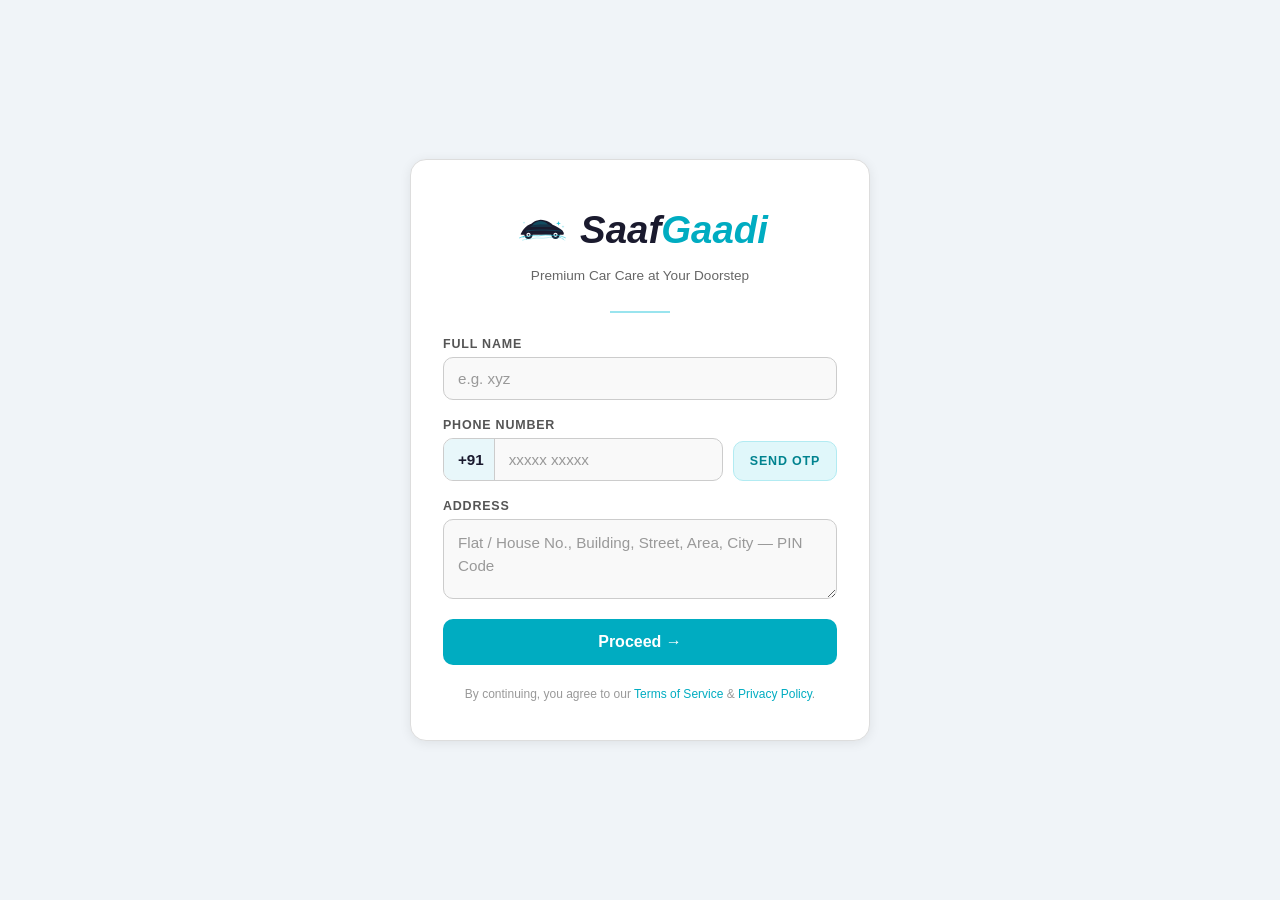
<file: index.html>
<!DOCTYPE html>
<html lang="en">

<head>
  <meta charset="UTF-8" />
  <meta name="viewport" content="width=device-width, initial-scale=1.0" />
  <title>SaafGaadi — Premium Car Care at Your Doorstep</title>
  <meta name="description"
    content="SaafGaadi brings premium, door-to-door car cleaning to your location. Sign up in seconds and get your vehicle sparkling clean." />
  <link rel="stylesheet" href="style.css" />
</head>

<body>

  <main class="container">
    <div class="card">

      <!-- Brand Header -->
      <header class="brand">
        <div class="brand-row">
          <img class="brand-icon" src="logo.svg" alt="SaafGaadi logo" />
          <h1 class="brand-logo">
            <span class="logo-saaf">Saaf</span><span class="logo-gaadi">Gaadi</span>
          </h1>
        </div>
        <p class="brand-tagline">Premium Car Care at Your Doorstep</p>
      </header>

      <hr class="divider" />

      <!-- Onboarding Form -->
      <form class="form" id="onboarding-form" onsubmit="return false;">

        <!-- Full Name -->
        <div class="form-group">
          <label class="label" for="full-name">Full Name</label>
          <input class="input" type="text" id="full-name" name="fullName" placeholder="e.g. xyz" required />
        </div>

        <!-- Phone Number + Send OTP -->
        <div class="otp-row">
          <div class="form-group">
            <label class="label" for="phone-number">Phone Number</label>
            <div class="phone-wrapper">
              <span class="phone-prefix">+91</span>
              <input class="input phone-input" type="tel" id="phone-number" name="phone" placeholder="xxxxx xxxxx"
                maxlength="10" required />
            </div>
            <p class="phone-error" id="phone-error">Please check the Number</p>
          </div>
          <button class="btn-otp" type="button" id="btn-send-otp" onclick="handleSendOTP()">
            Send OTP
          </button>
        </div>

        <!-- OTP Verification -->
        <div class="otp-section" id="otp-section" style="display: none;">
          <label class="label">Verify OTP</label>
          <div class="otp-boxes" id="otp-boxes">
            <input class="otp-box" type="text" maxlength="1" />
            <input class="otp-box" type="text" maxlength="1" />
            <input class="otp-box" type="text" maxlength="1" />
            <input class="otp-box" type="text" maxlength="1" />
            <input class="otp-box" type="text" maxlength="1" />
            <input class="otp-box" type="text" maxlength="1" />
          </div>
        </div>

        <!-- Address -->
        <div class="form-group">
          <label class="label" for="address">Address</label>
          <textarea class="input" id="address" name="address"
            placeholder="Flat / House No., Building, Street, Area, City — PIN Code" required></textarea>
        </div>

      </form>

      <!-- Proceed Button -->
      <button type="button" class="btn-proceed" id="btn-proceed" onclick="handleProceed()">
        Proceed →
      </button>

      <!-- Validation Toast -->
      <div class="toast" id="validation-toast">
        ⚠️ Please fill all the details first
      </div>

      <!-- Footer -->
      <p class="footer">
        By continuing, you agree to our
        <a href="#">Terms of Service</a> &amp;
        <a href="#">Privacy Policy</a>.
      </p>

    </div>
  </main>

  <!-- Basic JS -->
  <script>
    // OTP box auto-advance
    var otpBoxes = document.querySelectorAll('.otp-box');

    for (var i = 0; i < otpBoxes.length; i++) {
      (function (idx) {
        otpBoxes[idx].addEventListener('input', function () {
          this.value = this.value.replace(/[^0-9]/g, '').slice(0, 1);
          if (this.value && idx < otpBoxes.length - 1) {
            otpBoxes[idx + 1].focus();
          }
        });

        otpBoxes[idx].addEventListener('keydown', function (e) {
          if (e.key === 'Backspace' && !this.value && idx > 0) {
            otpBoxes[idx - 1].focus();
          }
        });
      })(i);
    }

    // Phone input — digits only
    var phoneInput = document.getElementById('phone-number');
    var phoneError = document.getElementById('phone-error');

    phoneInput.addEventListener('input', function () {
      phoneInput.value = phoneInput.value.replace(/[^0-9]/g, '').slice(0, 10);
      phoneError.style.display = 'none';
    });

    // Send OTP
    async function handleSendOTP() {
      var btn = document.getElementById('btn-send-otp');
      var otpSection = document.getElementById('otp-section');
      var digits = phoneInput.value.replace(/[^0-9]/g, '');

      if (digits.length !== 10) {
        phoneError.style.display = 'block';
        phoneInput.focus();
        return;
      }

      phoneError.style.display = 'none';
      btn.textContent = 'Sending…';
      btn.disabled = true;

      try {
        var phoneNumber = '+91' + digits;
        var response = await fetch('/api/send-otp', {
          method: 'POST',
          headers: { 'Content-Type': 'application/json' },
          body: JSON.stringify({ phone_number: phoneNumber })
        });
        
        var result = await response.json();
        
        if (!response.ok) {
           alert('Failed to send OTP: ' + result.error);
           btn.textContent = 'Send OTP';
           btn.disabled = false;
           return;
        }

        // Show OTP section and alert demo OTP
        alert(result.message);
        otpSection.style.display = 'block';
        btn.textContent = 'OTP Sent ✓';
        otpBoxes[0].focus();

        var countdown = 30;
        var timer = setInterval(function () {
          countdown--;
          btn.textContent = 'Resend (' + countdown + 's)';
          if (countdown <= 0) {
            clearInterval(timer);
            btn.textContent = 'Resend OTP';
            btn.disabled = false;
          }
        }, 1000);
      } catch (err) {
        console.error('Network error:', err);
        alert('Could not connect to server.');
        btn.textContent = 'Send OTP';
        btn.disabled = false;
      }
    }

    // Proceed — validate all fields and register user
    async function handleProceed() {
      var fullName = document.getElementById('full-name').value.trim();
      var phoneDigits = phoneInput.value.replace(/[^0-9]/g, '');
      var address = document.getElementById('address').value.trim();

      var otpFilled = true;
      var otp = '';
      for (var i = 0; i < otpBoxes.length; i++) {
        if (otpBoxes[i].value.trim() === '') {
          otpFilled = false;
          break;
        }
        otp += otpBoxes[i].value.trim();
      }

      if (!fullName || phoneDigits.length !== 10 || !otpFilled || !address) {
        showToast();
        return;
      }

      var phoneNumber = '+91' + phoneDigits;

      // Save to localStorage for dashboard use
      localStorage.setItem('sg_user_name', fullName);
      localStorage.setItem('sg_user_phone', phoneNumber);
      localStorage.setItem('sg_user_address', address);

      // Register user in Supabase via Flask API
      var btn = document.getElementById('btn-proceed');
      btn.textContent = 'Saving…';
      btn.disabled = true;

      try {
        var response = await fetch('/api/register', {
          method: 'POST',
          headers: { 'Content-Type': 'application/json' },
          body: JSON.stringify({
            full_name: fullName,
            phone_number: phoneNumber,
            address: address,
            otp: otp
          })
        });

        var result = await response.json();

        if (!response.ok) {
          alert('Registration failed: ' + result.error);
          btn.textContent = 'Proceed →';
          btn.disabled = false;
          return;
        }

        console.log('User registered:', result);
        window.location.href = '/dashboard';

      } catch (err) {
        console.error('Network error:', err);
        alert('Could not connect to server. Make sure Flask is running.');
        btn.textContent = 'Proceed →';
        btn.disabled = false;
      }
    }

    // Show toast
    function showToast() {
      var toast = document.getElementById('validation-toast');
      toast.style.display = 'block';
      toast.style.opacity = '1';

      setTimeout(function () {
        toast.style.opacity = '0';
        setTimeout(function () {
          toast.style.display = 'none';
        }, 400);
      }, 2500);
    }
  </script>

</body>

</html>
</file>
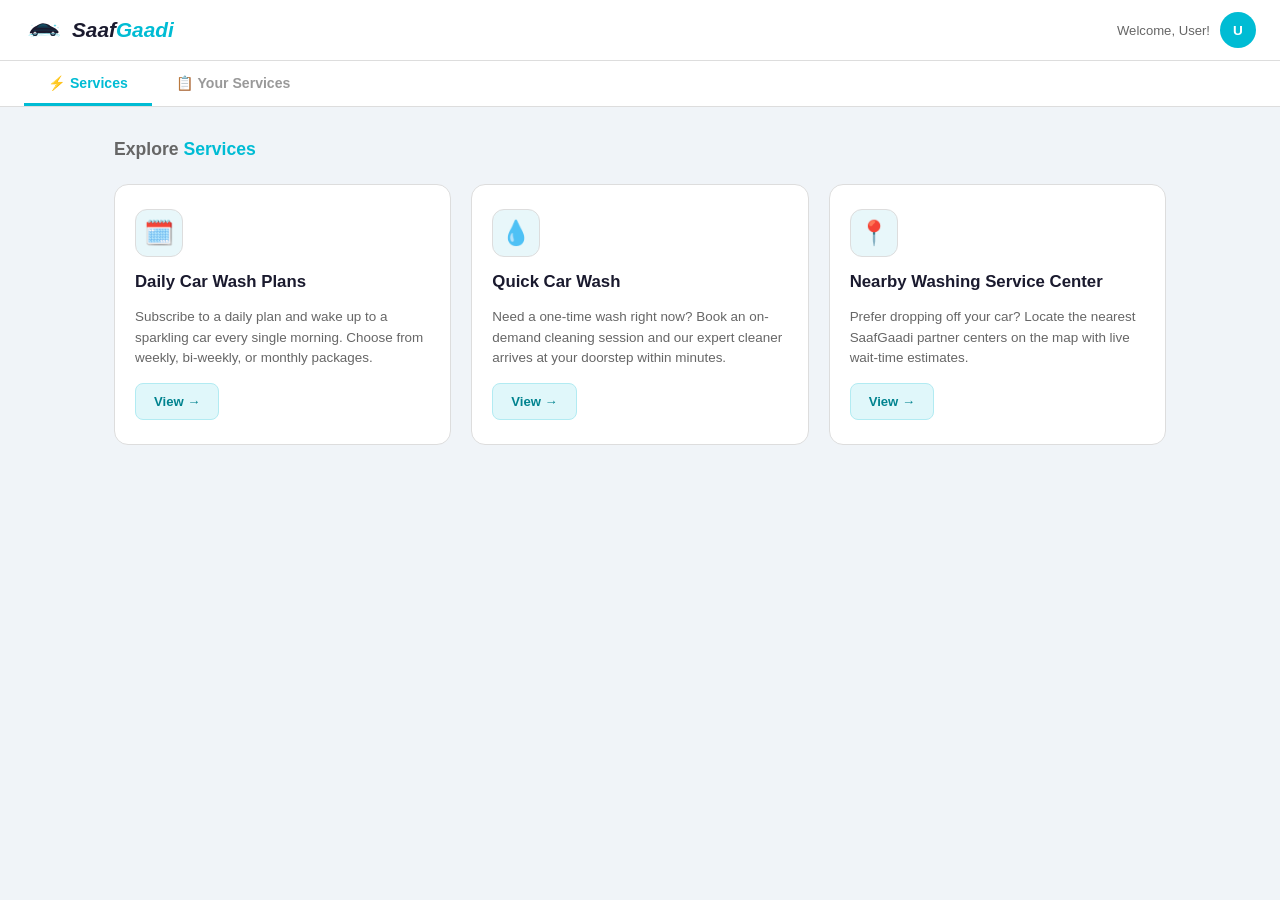
<file: dashboard.html>
<!DOCTYPE html>
<html lang="en">
<head>
  <meta charset="UTF-8" />
  <meta name="viewport" content="width=device-width, initial-scale=1.0" />
  <title>SaafGaadi — Dashboard</title>
  <meta name="description" content="SaafGaadi dashboard — manage your car cleaning services, view plans, and track your daily washes." />
  <link rel="stylesheet" href="dashboard.css" />
</head>
<body>

  <!-- Navbar -->
  <nav class="navbar" id="navbar">
    <div class="navbar-inner">

      <!-- Brand -->
      <a href="index.html" class="navbar-brand">
        <img class="navbar-logo" src="logo.svg" alt="SaafGaadi logo" />
        <span class="navbar-name">
          <span class="name-saaf">Saaf</span><span class="name-gaadi">Gaadi</span>
        </span>
      </a>

      <!-- User -->
      <div class="navbar-user">
        <span class="navbar-greeting">Welcome back!</span>
        <div class="navbar-avatar" id="user-avatar">U</div>
      </div>

    </div>
  </nav>

  <!-- Tab Bar -->
  <div class="tabs" id="tab-bar">
    <div class="tabs-inner">
      <button class="tab-btn active" data-tab="services" id="tab-services">
        ⚡ Services
      </button>
      <button class="tab-btn" data-tab="your-services" id="tab-your-services">
        📋 Your Services
      </button>
    </div>
  </div>

  <!-- Main Content -->
  <main class="main">

    <!-- Panel 1: Services -->
    <section class="tab-panel active" id="panel-services">
      <p class="section-title">Explore <span>Services</span></p>

      <div class="card-grid">

        <!-- Daily Car Wash Plans -->
        <div class="card" id="card-daily-plans">
          <div class="card-icon">🗓️</div>
          <h2 class="card-title">Daily Car Wash Plans</h2>
          <p class="card-desc">
            Subscribe to a daily plan and wake up to a sparkling car every single morning. Choose from weekly, bi-weekly, or monthly packages.
          </p>
          <a href="#" class="card-btn" id="btn-view-daily">View →</a>
        </div>

        <!-- Quick Car Wash -->
        <div class="card" id="card-quick-wash">
          <div class="card-icon">💧</div>
          <h2 class="card-title">Quick Car Wash</h2>
          <p class="card-desc">
            Need a one-time wash right now? Book an on-demand cleaning session and our expert cleaner arrives at your doorstep within minutes.
          </p>
          <a href="#" class="card-btn" id="btn-view-quick">View →</a>
        </div>

        <!-- Nearby Washing Service Center -->
        <div class="card" id="card-nearby">
          <div class="card-icon">📍</div>
          <h2 class="card-title">Nearby Washing Service Center</h2>
          <p class="card-desc">
            Prefer dropping off your car? Locate the nearest SaafGaadi partner centers on the map with live wait-time estimates.
          </p>
          <a href="#" class="card-btn" id="btn-view-nearby">View →</a>
        </div>

      </div>
    </section>

    <!-- Panel 2: Your Services -->
    <section class="tab-panel" id="panel-your-services">
      <p class="section-title">Manage <span>Your Services</span></p>

      <div class="card-grid">

        <!-- Upgrade Your Plan -->
        <div class="card" id="card-upgrade">
          <div class="card-icon">🚀</div>
          <h2 class="card-title">Upgrade Your Plan</h2>
          <p class="card-desc">
            Unlock premium perks — interior detailing, tyre shine, and priority scheduling. Compare plans and upgrade instantly.
          </p>
          <a href="#" class="card-btn" id="btn-view-upgrade">View →</a>
        </div>

        <!-- Daily Live Photo -->
        <div class="card" id="card-live-photo">
          <div class="card-icon">📸</div>
          <h2 class="card-title">Daily Live Photo of Car Cleaning</h2>
          <p class="card-desc">
            Get a verified before-and-after photo every time your car is cleaned. Full transparency, zero guesswork.
          </p>
          <a href="#" class="card-btn" id="btn-view-photo">View →</a>
        </div>

        <!-- Attendance Section -->
        <div class="card" id="card-attendance">
          <div class="card-icon">✅</div>
          <h2 class="card-title">Attendance Section</h2>
          <p class="card-desc">
            Track your cleaner's daily attendance log. See which days your car was serviced and flag any missed sessions.
          </p>
          <a href="#" class="card-btn" id="btn-view-attendance">View →</a>
        </div>

        <!-- Cleaner Details -->
        <div class="card" id="card-cleaner">
          <div class="card-icon">🧑‍🔧</div>
          <h2 class="card-title">Cleaner Details</h2>
          <p class="card-desc">
            View your assigned cleaner's profile — name, rating, experience, and contact info. Rate their service or request a change.
          </p>
          <a href="#" class="card-btn" id="btn-view-cleaner">View →</a>
        </div>

      </div>
    </section>

  </main>

  <!-- Tab Switching -->
  <script>
    var tabButtons = document.querySelectorAll('.tab-btn');
    var tabPanels = document.querySelectorAll('.tab-panel');

    for (var i = 0; i < tabButtons.length; i++) {
      tabButtons[i].addEventListener('click', function() {
        var target = this.getAttribute('data-tab');

        // Deactivate all
        for (var j = 0; j < tabButtons.length; j++) {
          tabButtons[j].classList.remove('active');
        }
        for (var k = 0; k < tabPanels.length; k++) {
          tabPanels[k].classList.remove('active');
        }

        // Activate selected
        this.classList.add('active');
        document.getElementById('panel-' + target).classList.add('active');
      });
    }
  </script>

  <!-- API Integration (talks to Flask backend, no Supabase SDK) -->
  <script src="script.js"></script>

</body>
</html>
</file>
<file: style.css>
* {
  margin: 0;
  padding: 0;
  box-sizing: border-box;
}

body {
  font-family: Arial, Helvetica, sans-serif;
  background-color: #f0f4f8;
  color: #1a1a2e;
  min-height: 100vh;
  display: flex;
  align-items: center;
  justify-content: center;
  padding: 24px 16px;
}

/* ---------- Container ---------- */
.container {
  width: 100%;
  max-width: 460px;
}

/* ---------- Card ---------- */
.card {
  background-color: #ffffff;
  border: 1px solid #ddd;
  border-radius: 16px;
  padding: 40px 32px 36px;
  box-shadow: 0 2px 12px rgba(0, 0, 0, 0.08);
}

/* ---------- Brand Header ---------- */
.brand {
  text-align: center;
  margin-bottom: 28px;
}

.brand-row {
  display: flex;
  align-items: center;
  justify-content: center;
  gap: 8px;
  margin-bottom: 8px;
}

.brand-icon {
  width: 60px;
  height: 60px;
}

.brand-logo {
  font-size: 2.4rem;
  font-weight: 800;
  font-style: italic;
}

.logo-saaf {
  color: #1a1a2e;
}

.logo-gaadi {
  color: #00acc1;
}

.brand-tagline {
  font-size: 0.85rem;
  color: #666;
  margin-top: 4px;
}

/* ---------- Divider ---------- */
.divider {
  width: 60px;
  height: 2px;
  margin: 0 auto 24px;
  border: none;
  background-color: #00bcd4;
  opacity: 0.4;
}

/* ---------- Form ---------- */
.form {
  display: flex;
  flex-direction: column;
  gap: 18px;
}

/* ---------- Form Group ---------- */
.form-group {
  display: flex;
  flex-direction: column;
  gap: 6px;
}

.label {
  font-size: 0.78rem;
  font-weight: 600;
  color: #555;
  text-transform: uppercase;
  letter-spacing: 0.8px;
}

/* ---------- Input ---------- */
.input {
  width: 100%;
  padding: 12px 14px;
  font-size: 0.95rem;
  font-family: Arial, Helvetica, sans-serif;
  color: #1a1a2e;
  background-color: #f9f9f9;
  border: 1.5px solid #ccc;
  border-radius: 10px;
  outline: none;
}

.input:focus {
  border-color: #00acc1;
  background-color: #fff;
}

.input::placeholder {
  color: #999;
}

/* Textarea */
textarea.input {
  min-height: 80px;
  resize: vertical;
  line-height: 1.5;
}

/* ---------- Phone Input ---------- */
.phone-wrapper {
  display: flex;
  align-items: center;
  border: 1.5px solid #ccc;
  border-radius: 10px;
  overflow: hidden;
  background-color: #f9f9f9;
}

.phone-wrapper:focus-within {
  border-color: #00acc1;
  background-color: #fff;
}

.phone-prefix {
  padding: 12px 10px 12px 14px;
  font-size: 0.95rem;
  font-weight: 700;
  color: #1a1a2e;
  background-color: #e8f7fa;
  border-right: 1.5px solid #ccc;
}

.phone-input {
  border: none !important;
  border-radius: 0 !important;
  background: transparent !important;
  flex: 1;
  min-width: 0;
}

.phone-input:focus {
  border: none !important;
}

/* Phone error */
.phone-error {
  font-size: 0.78rem;
  font-weight: 600;
  color: #e53935;
  margin-top: 4px;
  display: none;
}

/* ---------- OTP Row ---------- */
.otp-row {
  display: flex;
  align-items: flex-end;
  gap: 10px;
}

.otp-row .form-group {
  flex: 1;
}

/* Send OTP Button */
.btn-otp {
  padding: 12px 16px;
  font-size: 0.78rem;
  font-weight: 700;
  font-family: Arial, Helvetica, sans-serif;
  text-transform: uppercase;
  letter-spacing: 0.8px;
  color: #00838f;
  background-color: #e0f7fa;
  border: 1.5px solid #b2ebf2;
  border-radius: 10px;
  cursor: pointer;
  white-space: nowrap;
}

.btn-otp:hover {
  background-color: #b2ebf2;
  border-color: #00acc1;
}

/* OTP boxes section */
.otp-section {
  display: flex;
  flex-direction: column;
  gap: 6px;
}

.otp-boxes {
  display: flex;
  gap: 8px;
}

.otp-box {
  width: 46px;
  height: 50px;
  text-align: center;
  font-size: 1.2rem;
  font-weight: 700;
  font-family: Arial, Helvetica, sans-serif;
  color: #1a1a2e;
  background-color: #f9f9f9;
  border: 1.5px solid #ccc;
  border-radius: 10px;
  outline: none;
}

.otp-box:focus {
  border-color: #00acc1;
  background-color: #fff;
}

/* ---------- Proceed Button ---------- */
.btn-proceed {
  display: block;
  width: 100%;
  padding: 14px 24px;
  margin-top: 20px;
  font-size: 1rem;
  font-weight: 700;
  font-family: Arial, Helvetica, sans-serif;
  color: #ffffff;
  background-color: #00acc1;
  border: none;
  border-radius: 10px;
  cursor: pointer;
  text-align: center;
}

.btn-proceed:hover {
  background-color: #00838f;
}

/* ---------- Toast ---------- */
.toast {
  display: none;
  position: fixed;
  bottom: 30px;
  left: 50%;
  transform: translateX(-50%);
  padding: 12px 24px;
  background-color: #d32f2f;
  color: #ffffff;
  font-size: 0.88rem;
  font-weight: 600;
  border-radius: 10px;
  box-shadow: 0 4px 12px rgba(0, 0, 0, 0.2);
  white-space: nowrap;
  z-index: 9999;
  transition: opacity 0.4s;
}

/* ---------- Footer ---------- */
.footer {
  text-align: center;
  margin-top: 20px;
  font-size: 0.75rem;
  color: #999;
  line-height: 1.6;
}

.footer a {
  color: #00acc1;
  text-decoration: none;
}

.footer a:hover {
  text-decoration: underline;
}

/* ---------- Responsive ---------- */
@media (max-width: 480px) {
  body {
    padding: 16px 12px;
    align-items: flex-start;
    padding-top: 40px;
  }

  .card {
    padding: 24px 18px;
    border-radius: 12px;
  }

  .brand-icon {
    width: 50px;
    height: 50px;
  }

  .brand-logo {
    font-size: 1.8rem;
  }

  .otp-row {
    flex-direction: column;
    align-items: stretch;
    gap: 12px;
  }

  .btn-otp {
    width: 100%;
    text-align: center;
  }

  .otp-box {
    width: 40px;
    height: 44px;
    font-size: 1rem;
  }
}
</file>
<file: dashboard.css>
* {
  margin: 0;
  padding: 0;
  box-sizing: border-box;
}

body {
  font-family: Arial, Helvetica, sans-serif;
  background-color: #f0f4f8;
  color: #1a1a2e;
  min-height: 100vh;
}


.navbar {
  position: sticky;
  top: 0;
  z-index: 100;
  background-color: #ffffff;
  border-bottom: 1px solid #ddd;
  padding: 0 24px;
}

.navbar-inner {
  height: 60px;
  display: flex;
  align-items: center;
  justify-content: space-between;
}


.navbar-brand {
  display: flex;
  align-items: center;
  gap: 8px;
  text-decoration: none;
}

.navbar-logo {
  width: 40px;
  height: 40px;
}

.navbar-name {
  font-size: 1.3rem;
  font-weight: 800;
  font-style: italic;
}

.name-saaf {
  color: #1a1a2e;
}

.name-gaadi {
  color: #00bcd4;
}

.navbar-user {
  display: flex;
  align-items: center;
  gap: 10px;
}

.navbar-greeting {
  font-size: 0.82rem;
  color: #666;
  display: none;
}

.navbar-avatar {
  width: 36px;
  height: 36px;
  border-radius: 50%;
  background-color: #00bcd4;
  display: flex;
  align-items: center;
  justify-content: center;
  font-size: 0.85rem;
  font-weight: 700;
  color: #ffffff;
  cursor: pointer;
}

.navbar-avatar:hover {
  background-color: #00acc1;
}


.tabs {
  position: sticky;
  top: 60px;
  z-index: 90;
  background-color: #ffffff;
  border-bottom: 1px solid #ddd;
  padding: 0 24px;
}

.tabs-inner {
  display: flex;
  gap: 0;
}

.tab-btn {
  flex: 1;
  max-width: 200px;
  padding: 14px 8px 12px;
  font-family: Arial, Helvetica, sans-serif;
  font-size: 0.88rem;
  font-weight: 600;
  text-align: center;
  color: #999;
  background: none;
  border: none;
  border-bottom: 3px solid transparent;
  cursor: pointer;
}

.tab-btn:hover {
  color: #555;
}

.tab-btn.active {
  color: #00bcd4;
  border-bottom-color: #00bcd4;
}


.main {
  max-width: 1100px;
  margin: 0 auto;
  padding: 32px 24px 60px;
}

.tab-panel {
  display: none;
}

.tab-panel.active {
  display: block;
}


.section-title {
  font-size: 1.1rem;
  font-weight: 700;
  color: #666;
  margin-bottom: 24px;
}

.section-title span {
  color: #00bcd4;
}


.card-grid {
  display: grid;
  gap: 20px;
  grid-template-columns: repeat(auto-fill, minmax(280px, 1fr));
}


.card {
  background-color: #ffffff;
  border: 1px solid #ddd;
  border-radius: 14px;
  padding: 24px 20px;
  display: flex;
  flex-direction: column;
  gap: 14px;
}

.card:hover {
  border-color: #00bcd4;
}


.card-icon {
  width: 48px;
  height: 48px;
  border-radius: 12px;
  display: flex;
  align-items: center;
  justify-content: center;
  font-size: 1.5rem;
  background-color: #e8f7fa;
  border: 1px solid #ddd;
}


.card-title {
  font-size: 1.05rem;
  font-weight: 700;
  color: #1a1a2e;
  line-height: 1.3;
}

.card-desc {
  font-size: 0.84rem;
  color: #666;
  line-height: 1.55;
  flex: 1;
}


.card-btn {
  display: inline-block;
  padding: 10px 18px;
  font-size: 0.82rem;
  font-weight: 700;
  text-decoration: none;
  color: #00838f;
  background-color: #e0f7fa;
  border: 1.5px solid #b2ebf2;
  border-radius: 8px;
  text-align: center;
  width: fit-content;
}

.card-btn:hover {
  background-color: #00acc1;
  color: #ffffff;
  border-color: #00acc1;
}


@media (max-width: 480px) {
  .navbar {
    padding: 0 16px;
  }

  .navbar-inner {
    height: 54px;
  }

  .navbar-logo {
    width: 34px;
    height: 34px;
  }

  .navbar-name {
    font-size: 1.1rem;
  }

  .tabs {
    top: 54px;
    padding: 0 16px;
  }

  .tab-btn {
    font-size: 0.82rem;
    padding: 12px 4px 10px;
  }

  .main {
    padding: 20px 16px 48px;
  }

  .card-grid {
    grid-template-columns: 1fr;
    gap: 16px;
  }

  .card {
    padding: 20px 16px;
  }
}

@media (min-width: 600px) {
  .navbar-greeting {
    display: block;
  }
}

@media (min-width: 768px) {
  .card-grid {
    grid-template-columns: repeat(2, 1fr);
  }

  .tab-btn {
    flex: none;
    max-width: none;
    padding: 14px 24px 12px;
  }
}

@media (min-width: 1024px) {
  .card-grid {
    grid-template-columns: repeat(3, 1fr);
  }
}
</file>
